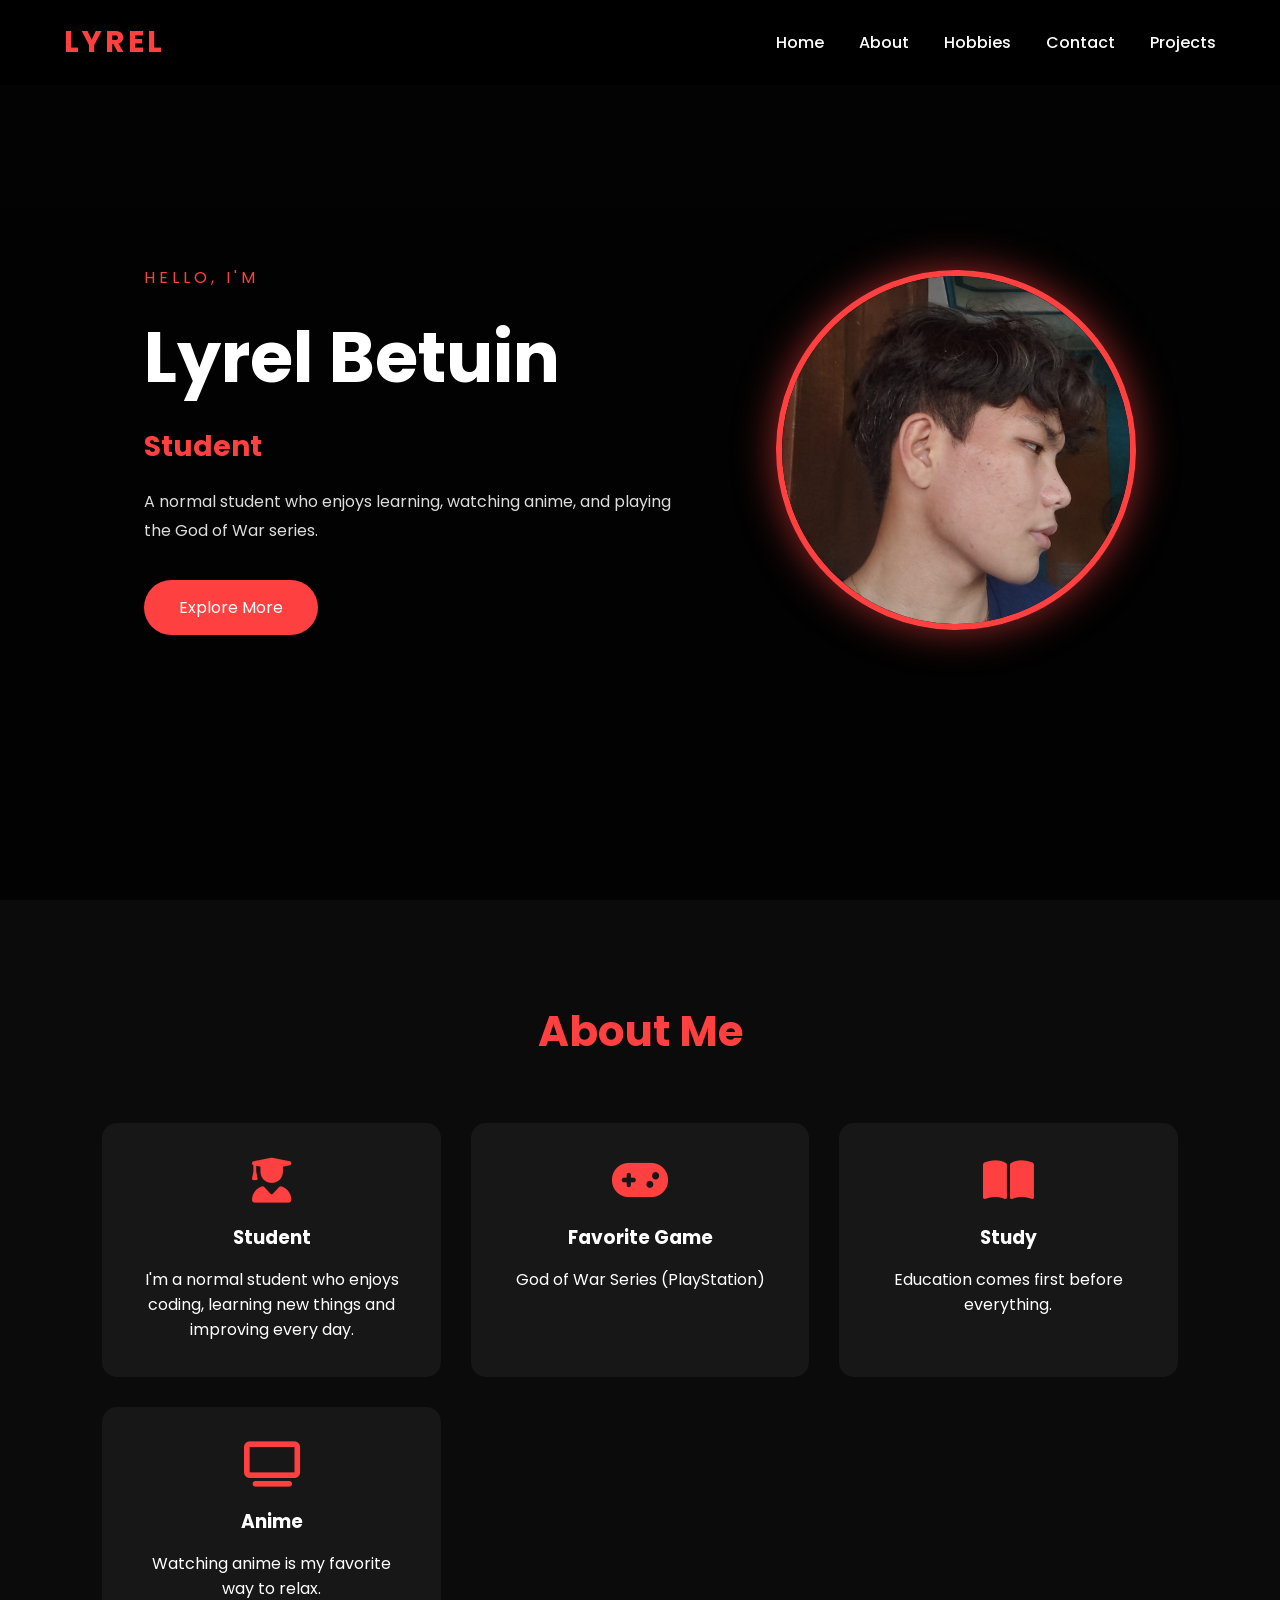
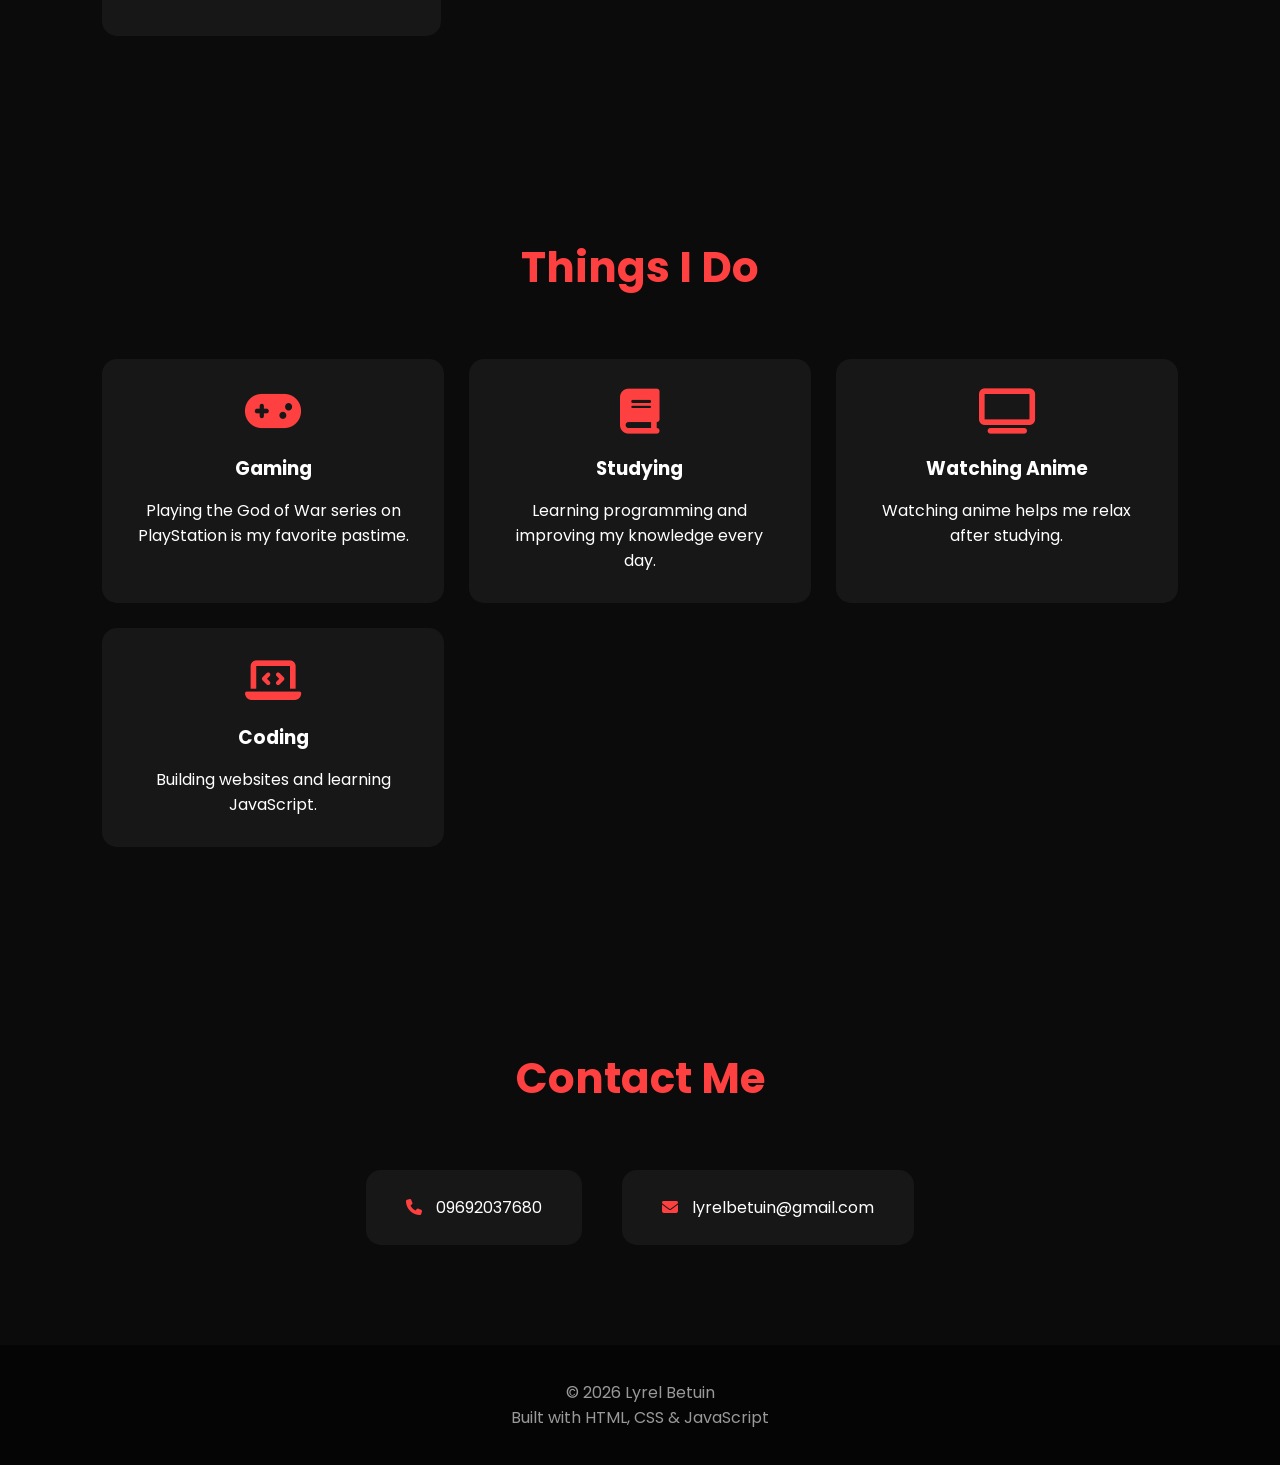
<file: index.html>
<!DOCTYPE html>
<html lang="en">

<head>
    <meta charset="UTF-8">
    <meta name="viewport" content="width=device-width, initial-scale=1.0">
    <title>Lyrel Betuin | Portfolio</title>

    <link rel="stylesheet" href="styles.css">

    <!-- Icons -->
    <link rel="stylesheet"
        href="https://cdnjs.cloudflare.com/ajax/libs/font-awesome/6.5.2/css/all.min.css">
</head>

<body>

    <!--================ NAVIGATION ================-->

    <header>
        <nav class="navbar">

            <div class="logo">
                <span>LYREL</span>
            </div>

            <ul class="nav-links">

                <li>
                    <a href="#home">Home</a>
                </li>

                <li>
                    <a href="#about">About</a>
                </li>

                <li>
                    <a href="#hobbies">Hobbies</a>
                </li>

                <li>
                    <a href="#contact">Contact</a>
                </li>

                <li>
                    <a href="project.html">Projects</a>
                </li>

            </ul>

        </nav>
    </header>

    <!--================ HERO ================-->

    <section class="hero" id="home">

        <div class="hero-text">

            <p>Hello, I'm</p>

            <h1>Lyrel Betuin</h1>

            <h3 id="typing-text"></h3>

            <p class="description">
                A normal student who enjoys learning,
                watching anime, and playing the God of War series.
            </p>

            <a href="#about" class="btn">
                Explore More
            </a>

        </div>

        <div class="hero-image">

            <div class="image-frame">

                <!-- Replace later -->
                <img src="images/profile.png"
                    alt="Profile Picture">

            </div>

        </div>

    </section>

    <!--================ ABOUT ================-->

    <section class="about section" id="about">

        <h2 class="section-title">
            About Me
        </h2>

        <div class="about-container">

            <div class="about-card">

                <i class="fa-solid fa-user-graduate"></i>

                <h3>Student</h3>

                <p>
                    I'm a normal student who enjoys coding,
                    learning new things and improving every day.
                </p>

            </div>

            <div class="about-card">

                <i class="fa-solid fa-gamepad"></i>

                <h3>Favorite Game</h3>

                <p>
                    God of War Series (PlayStation)
                </p>

            </div>

            <div class="about-card">

                <i class="fa-solid fa-book-open"></i>

                <h3>Study</h3>

                <p>
                    Education comes first before everything.
                </p>

            </div>

            <div class="about-card">

                <i class="fa-solid fa-tv"></i>

                <h3>Anime</h3>

                <p>
                    Watching anime is my favorite way to relax.
                </p>

            </div>

        </div>

    </section>

    <!--================ HOBBIES ================-->

    <section class="section" id="hobbies">

        <h2 class="section-title">
            Things I Do
        </h2>

        <div id="hobbies-container">

            <!-- JavaScript Generates This -->

        </div>

    </section>

    <!--================ CONTACT ================-->

    <section class="contact section" id="contact">

        <h2 class="section-title">
            Contact Me
        </h2>

        <div class="contact-box">

            <div>

                <i class="fa-solid fa-phone"></i>

                <span>09692037680</span>

            </div>

            <div>

                <i class="fa-solid fa-envelope"></i>

                <span>lyrelbetuin@gmail.com</span>

            </div>

        </div>

    </section>

    <!--================ FOOTER ================-->

    <footer>

        <p>

            © 2026 Lyrel Betuin

        </p>

        <p>

            Built with HTML, CSS & JavaScript

        </p>

    </footer>

    <!-- Scroll to Top -->

    <button id="topBtn">

        <i class="fa-solid fa-arrow-up"></i>

    </button>

    <script src="script.js"></script>

</body>

</html>
</file>
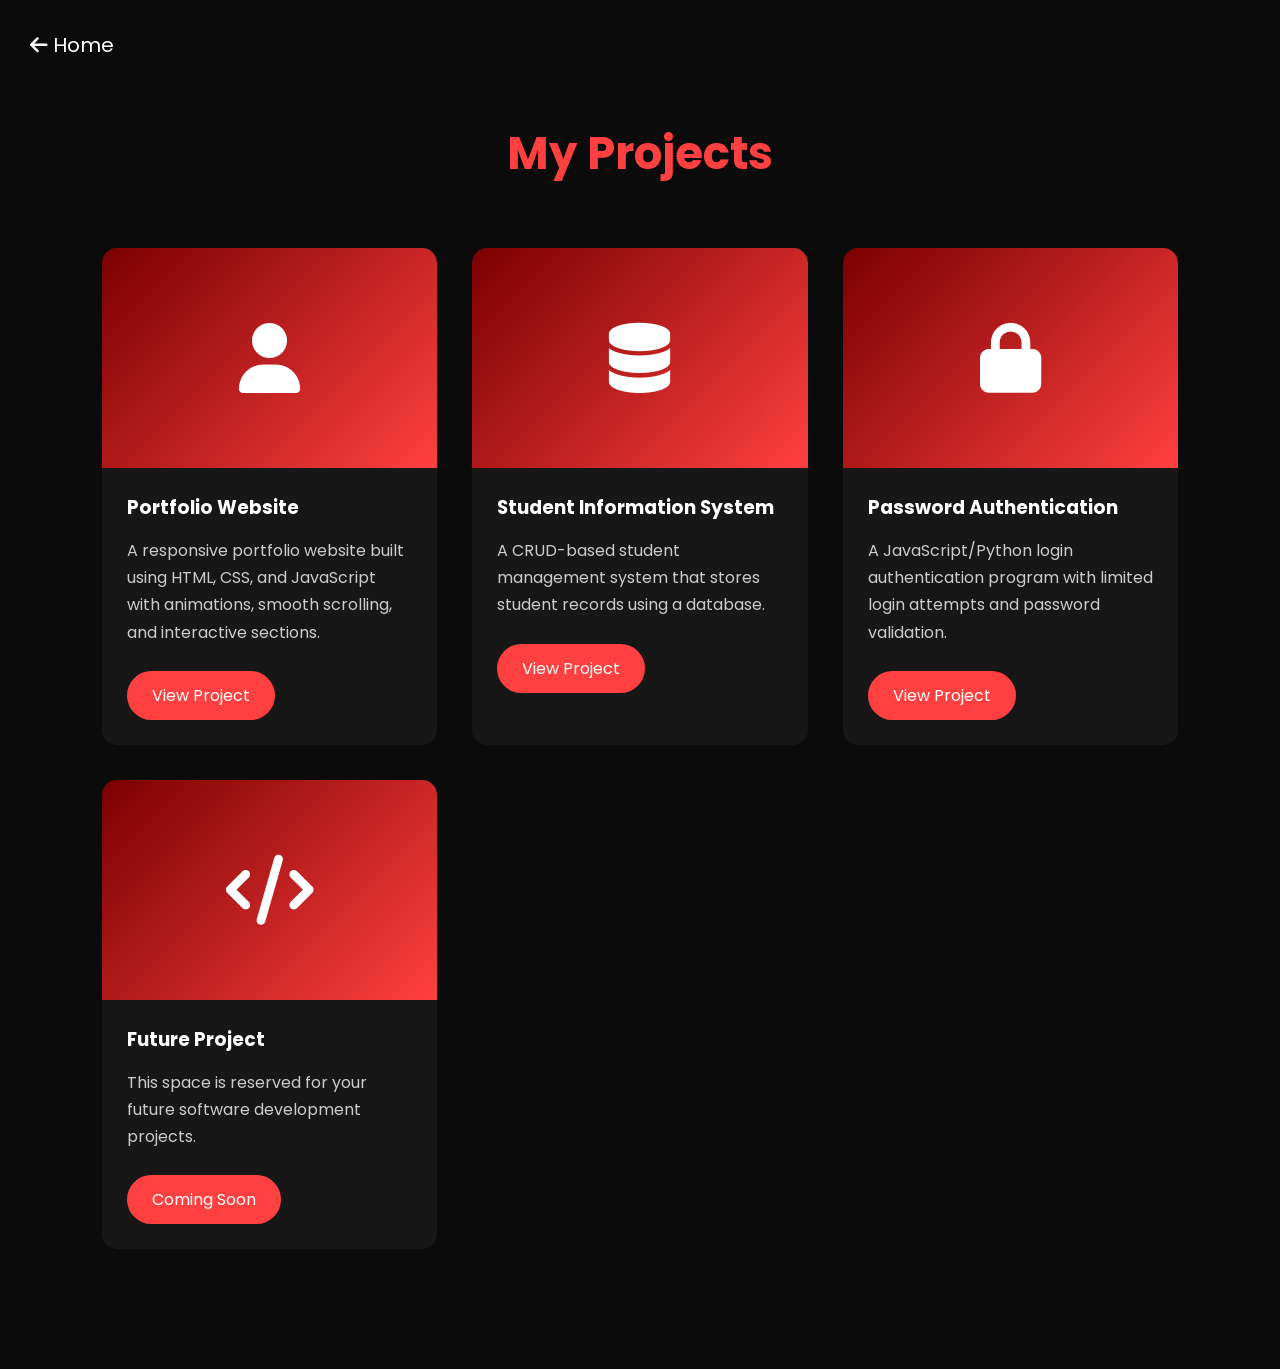
<file: Project.html>
<!DOCTYPE html>
<html lang="en">

<head>
    <meta charset="UTF-8">
    <meta name="viewport" content="width=device-width, initial-scale=1.0">
    <title>My Projects | Lyrel Betuin</title>

    <link rel="stylesheet" href="styles.css">

    <link rel="stylesheet"
    href="https://cdnjs.cloudflare.com/ajax/libs/font-awesome/6.5.2/css/all.min.css">

    <style>

        body{
            background:#0b0b0b;
            color:white;
        }

        .project-section{
            min-height:100vh;
            padding:120px 8%;
        }

        .project-title{
            text-align:center;
            font-size:45px;
            color:#ff4040;
            margin-bottom:60px;
        }

        .projects{

            display:grid;

            grid-template-columns:
            repeat(auto-fit,minmax(320px,1fr));

            gap:35px;

        }

        .project-card{

            background:#171717;

            border-radius:15px;

            overflow:hidden;

            transition:.4s;

        }

        .project-card:hover{

            transform:translateY(-12px);

            box-shadow:0 0 25px rgba(255,64,64,.45);

        }

        .project-image{

            height:220px;

            background:linear-gradient(135deg,#7a0000,#ff4040);

            display:flex;

            justify-content:center;

            align-items:center;

            font-size:70px;

        }

        .project-content{

            padding:25px;

        }

        .project-content h3{

            margin-bottom:15px;

        }

        .project-content p{

            color:#ccc;

            line-height:1.7;

            margin-bottom:25px;

        }

        .project-btn{

            display:inline-block;

            padding:12px 25px;

            background:#ff4040;

            color:white;

            text-decoration:none;

            border-radius:30px;

            transition:.3s;

        }

        .project-btn:hover{

            box-shadow:0 0 20px #ff4040;

        }

        .back-home{

            position:fixed;

            left:30px;

            top:30px;

            color:white;

            text-decoration:none;

            font-size:20px;

        }

    </style>

</head>

<body>

<a href="index.html" class="back-home">

<i class="fa-solid fa-arrow-left"></i>

 Home

</a>

<section class="project-section">

<h1 class="project-title">

My Projects

</h1>

<div class="projects">

<div class="project-card">

<div class="project-image">

<i class="fa-solid fa-user"></i>

</div>

<div class="project-content">

<h3>Portfolio Website</h3>

<p>

A responsive portfolio website built using
HTML, CSS, and JavaScript with animations,
smooth scrolling, and interactive sections.

</p>

<a href="#" class="project-btn">

View Project

</a>

</div>

</div>

<div class="project-card">

<div class="project-image">

<i class="fa-solid fa-database"></i>

</div>

<div class="project-content">

<h3>Student Information System</h3>

<p>

A CRUD-based student management system that
stores student records using a database.

</p>

<a href="#" class="project-btn">

View Project

</a>

</div>

</div>

<div class="project-card">

<div class="project-image">

<i class="fa-solid fa-lock"></i>

</div>

<div class="project-content">

<h3>Password Authentication</h3>

<p>

A JavaScript/Python login authentication
program with limited login attempts and
password validation.

</p>

<a href="#" class="project-btn">

View Project

</a>

</div>

</div>

<div class="project-card">

<div class="project-image">

<i class="fa-solid fa-code"></i>

</div>

<div class="project-content">

<h3>Future Project</h3>

<p>

This space is reserved for your future
software development projects.

</p>

<a href="#" class="project-btn">

Coming Soon

</a>

</div>

</div>

</div>

</section>

<script src="script.js"></script>

</body>

</html>
</file>
<file: styles.css>
/*==============================
    GOOGLE FONT
==============================*/

@import url('https://fonts.googleapis.com/css2?family=Poppins:wght@300;400;500;600;700;800&display=swap');

*{
    margin:0;
    padding:0;
    box-sizing:border-box;
    font-family:'Poppins',sans-serif;
    scroll-behavior:smooth;
}

body{
    background:#0b0b0b;
    color:white;
    overflow-x:hidden;
}

/*==============================
    NAVBAR
==============================*/

header{
    position:fixed;
    width:100%;
    top:0;
    left:0;
    z-index:1000;
    background:rgba(0,0,0,.85);
    backdrop-filter:blur(10px);
}

.navbar{
    width:90%;
    margin:auto;
    display:flex;
    justify-content:space-between;
    align-items:center;
    padding:20px 0;
}

.logo{
    font-size:30px;
    font-weight:bold;
    color:#ff4040;
    letter-spacing:3px;
}

.nav-links{
    display:flex;
    list-style:none;
    gap:35px;
}

.nav-links a{
    color:white;
    text-decoration:none;
    transition:.3s;
    font-weight:500;
}

.nav-links a:hover{
    color:#ff4040;
}

/*==============================
    HERO
==============================*/

.hero{
    min-height:100vh;
    display:flex;
    justify-content:space-around;
    align-items:center;
    padding:120px 8%;
    background:
    linear-gradient(rgba(0,0,0,.75),
    rgba(0,0,0,.85)),
    url("https://images.unsplash.com/photo-1511512578047-dfb367046420?q=80&w=1400&auto=format&fit=crop")
    center/cover;
}

.hero-text{
    max-width:550px;
}

.hero-text p:first-child{
    color:#ff4040;
    letter-spacing:4px;
    text-transform:uppercase;
}

.hero h1{
    font-size:70px;
    margin:15px 0;
}

.hero h3{
    color:#ff4040;
    margin-bottom:20px;
    font-size:28px;
}

.description{
    line-height:1.8;
    margin-bottom:35px;
    color:#ddd;
}

.btn{
    display:inline-block;
    padding:15px 35px;
    background:#ff4040;
    color:white;
    text-decoration:none;
    border-radius:40px;
    transition:.3s;
}

.btn:hover{
    transform:translateY(-5px);
    box-shadow:0 0 20px #ff4040;
}

/*==============================
    IMAGE
==============================*/

.hero-image{
    display:flex;
    justify-content:center;
}

.image-frame{

    width:360px;
    height:360px;

    border-radius:50%;

    border:6px solid #ff4040;

    overflow:hidden;

    box-shadow:0 0 40px rgba(255,64,64,.6);

    animation:float 3s ease-in-out infinite;

}

.image-frame img{

    width:100%;
    height:100%;
    object-fit:cover;

}

/*==============================
    SECTION
==============================*/

.section{

    padding:100px 8%;

}

.section-title{

    text-align:center;
    font-size:42px;
    color:#ff4040;

    margin-bottom:60px;

}

/*==============================
    ABOUT
==============================*/

.about-container{

    display:grid;

    grid-template-columns:
    repeat(auto-fit,minmax(250px,1fr));

    gap:30px;

}

.about-card{

    background:#171717;

    padding:35px;

    border-radius:15px;

    text-align:center;

    transition:.4s;

}

.about-card:hover{

    transform:translateY(-12px);

    box-shadow:0 0 25px rgba(255,64,64,.4);

}

.about-card i{

    font-size:45px;

    color:#ff4040;

    margin-bottom:20px;

}

.about-card h3{

    margin-bottom:15px;

}

/*==============================
    HOBBIES
==============================*/

#hobbies-container{

    display:grid;

    grid-template-columns:
    repeat(auto-fit,minmax(270px,1fr));

    gap:25px;

}

.hobby-card{

    background:#171717;

    border-radius:15px;

    padding:30px;

    transition:.4s;

    text-align:center;

}

.hobby-card:hover{

    transform:scale(1.05);

    box-shadow:0 0 25px rgba(255,64,64,.45);

}

.hobby-card i{

    color:#ff4040;

    font-size:45px;

    margin-bottom:20px;

}

.hobby-card h3{

    margin-bottom:15px;

}

/*==============================
    CONTACT
==============================*/

.contact-box{

    display:flex;

    justify-content:center;

    flex-wrap:wrap;

    gap:40px;

}

.contact-box div{

    background:#171717;

    padding:25px 40px;

    border-radius:15px;

    transition:.4s;

}

.contact-box div:hover{

    box-shadow:0 0 20px rgba(255,64,64,.4);

}

.contact-box i{

    color:#ff4040;

    margin-right:10px;

}

/*==============================
    FOOTER
==============================*/

footer{

    background:#050505;

    text-align:center;

    padding:35px;

    color:#999;

}

/*==============================
    TOP BUTTON
==============================*/

#topBtn{

    position:fixed;

    right:30px;

    bottom:30px;

    width:55px;

    height:55px;

    border:none;

    border-radius:50%;

    background:#ff4040;

    color:white;

    cursor:pointer;

    display:none;

    font-size:20px;

    transition:.3s;

}

#topBtn:hover{

    transform:translateY(-6px);

    box-shadow:0 0 20px #ff4040;

}

/*==============================
    FLOAT ANIMATION
==============================*/

@keyframes float{

    0%{
        transform:translateY(0px);
    }

    50%{
        transform:translateY(-15px);
    }

    100%{
        transform:translateY(0px);
    }

}

/*==============================
    RESPONSIVE
==============================*/

@media(max-width:900px){

.hero{

flex-direction:column-reverse;

text-align:center;

padding-top:160px;

}

.hero h1{

font-size:48px;

}

.image-frame{

width:260px;
height:260px;

margin-bottom:50px;

}

.navbar{

flex-direction:column;
gap:20px;

}

.nav-links{

gap:18px;
flex-wrap:wrap;
justify-content:center;

}

.section-title{

font-size:34px;

}

}
</file>
